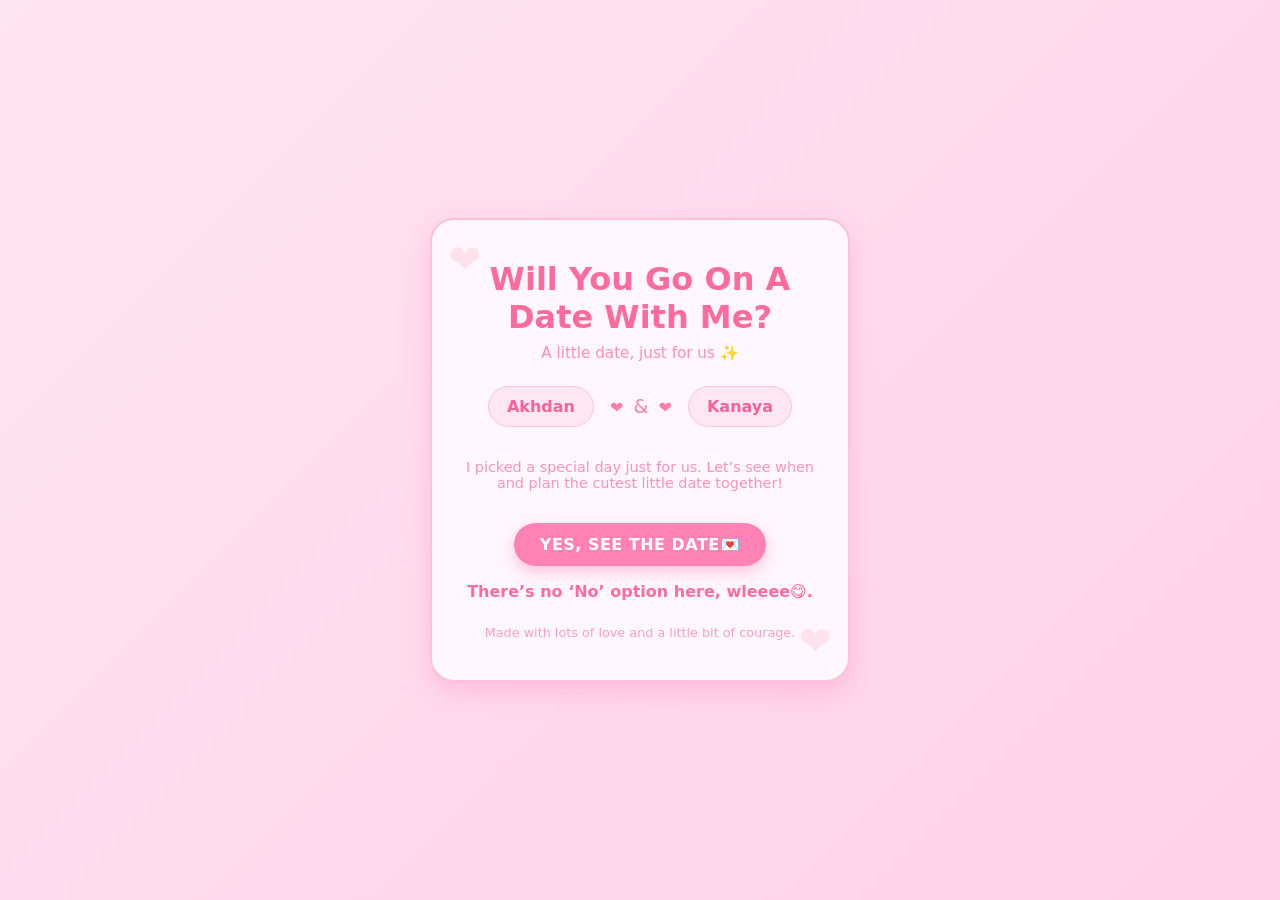
<file: index.html>
<!DOCTYPE html>
<html lang="en">
<head>
  <meta charset="UTF-8" />
  <meta name="viewport" content="width=device-width, initial-scale=1.0">
  <title>Date Invitation - Landing</title>
  <link rel="stylesheet" href="index.css">
</head>
<body>
  <main class="card">
    <h1>Will You Go On A Date With Me?</h1>
    <p class="subtitle">A little date, just for us ✨</p>

    <div class="names">
      <!-- Change these names as you like -->
      <div class="name-tag"><span>Akhdan</span></div>
      <div class="connector">
        <span class="tiny-heart">❤</span> & <span class="tiny-heart">❤</span>
      </div>
      <div class="name-tag"><span>Kanaya</span></div>
    </div>

    <p class="note">
      I picked a special day just for us.  
      Let’s see when and plan the cutest little date together!
    </p>

    <a class="btn" href="calendar.html">YES, SEE THE DATE💌</a>

    <p>
         <a class="note-no">There’s no ‘No’ option here, wleeee😋.</a>
    </p>
   

    <p class="footer">Made with lots of love and a little bit of courage.</p>
  </main>
</body>
</html>
</file>
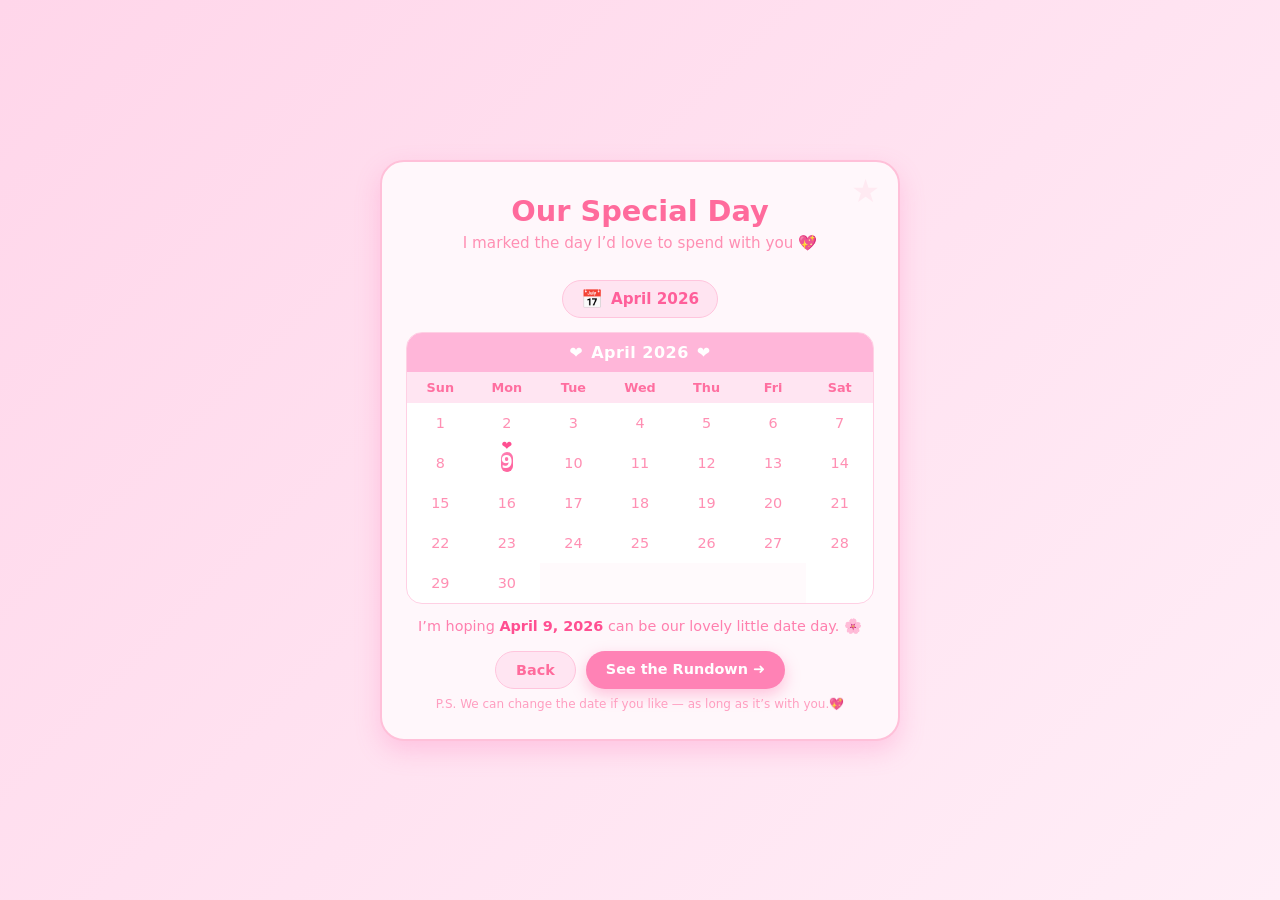
<file: calendar.html>
<!DOCTYPE html>
<html lang="en">
<head>
  <meta charset="UTF-8" />
  <meta name="viewport" content="width=device-width, initial-scale=1.0">
  <title>Date Invitation - Calendar</title>
  <link rel="stylesheet" href="calendar.css">
</head>
<body>
  <main class="card">
    <h1>Our Special Day</h1>
    <p class="subtitle">I marked the day I’d love to spend with you 💖</p>

    <!-- Change the month/year and day as you prefer -->
    <div class="month-label">
      <span>📅</span>April 2026
    </div>

    <div class="calendar">
      <div class="calendar-header">
        <span class="heart">❤</span>
        <span>April 2026</span>
        <span class="heart">❤</span>
      </div>
      <table>
        <thead>
          <tr>
            <th>Sun</th>
            <th>Mon</th>
            <th>Tue</th>
            <th>Wed</th>
            <th>Thu</th>
            <th>Fri</th>
            <th>Sat</th>
          </tr>
        </thead>
        <tbody>
          <!-- March 2026 starts on Sunday (1st is Sunday) -->
          <tr>
            <td>1</td>
            <td>2</td>
            <td>3</td>
            <td>4</td>
            <td>5</td>
            <td>6</td>
            <td>7</td>
          </tr>
          <tr>
            <td>8</td>
            <td><span class="special-day">9</span></td>
            <td>10</td>
            <td>11</td>
            <td>12</td>
            <td>13</td>
            <td>14</td>
          </tr>
          <tr>
            <td>15</td>
            <td>16</td>
            <td>17</td>
            <td>18</td>
            <td>19</td>
            <td>20</td>
            <td>21</td>
          </tr>
          <tr>
            <td>22</td>
            <td>23</td>
            <td>24</td>
            <td>25</td>
            <td>26</td>
            <td>27</td>
            <td>28</td>
          </tr>
          <tr>
            <td>29</td>
            <td>30</td>
 
            <td class="empty"></td>
            <td class="empty"></td>
            <td class="empty"></td>
            <td class="empty"></td>
          </tr>
        </tbody>
      </table>
    </div>

    <p class="special-note">
      I’m hoping <span>April 9, 2026</span> can be our lovely little date day. 🌸
    </p>

    <div class="buttons">
      <a class="btn secondary" href="index.html">Back</a>
      <a class="btn" href="rundown.html">See the Rundown ➜</a>
    </div>

    <p class="tiny">P.S. We can change the date if you like — as long as it’s with you.💖</p>
  </main>
</body>
</html>
</file>
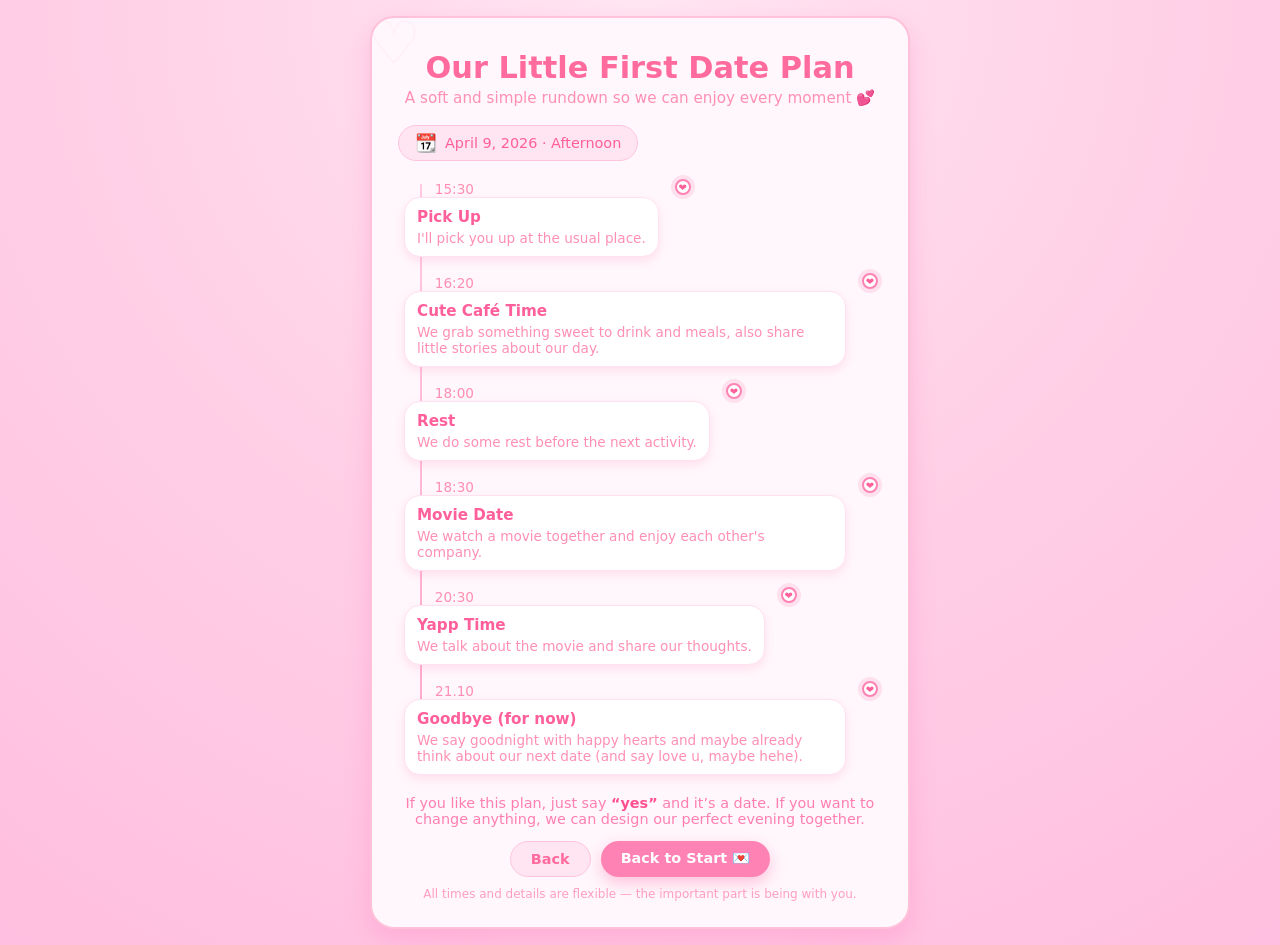
<file: rundown.html>
<!DOCTYPE html>
<html lang="en">
<head>
  <meta charset="UTF-8" />
  <meta name="viewport" content="width=device-width, initial-scale=1.0">
  <title>Date Invitation - Rundown</title>
  <link rel="stylesheet" href="rundown.css">
</head>
<body>
  <main class="card">
    <h1>Our Little First Date Plan</h1>
    <p class="subtitle">A soft and simple rundown so we can enjoy every moment 💕</p>

    <!-- Match this with the calendar date -->
    <div class="date-label">
      <span class="emoji">📆</span> April 9, 2026 · Afternoon
    </div>

    <ul class="timeline">
      <li class="timeline-item">
        <div class="timeline-time">15:30</div>
        <div class="dot"></div>
        <div class="timeline-content">
          <div class="timeline-title">Pick Up</div>
          <div class="timeline-desc">
            I'll pick you up at the usual place.
          </div>
        </div>
      </li>

      <li class="timeline-item">
        <div class="timeline-time">16:20</div>
        <div class="dot"></div>
        <div class="timeline-content">
          <div class="timeline-title">Cute Café Time</div>
          <div class="timeline-desc">
            We grab something sweet to drink and meals, also share little stories about our day.
          </div>
        </div>
      </li>

      <li class="timeline-item">
        <div class="timeline-time">18:00</div>
        <div class="dot"></div>
        <div class="timeline-content">
          <div class="timeline-title">Rest</div>
          <div class="timeline-desc">
            We do some rest before the next activity.
          </div>
        </div>
      </li>

      <li class="timeline-item">
        <div class="timeline-time">18:30</div>
        <div class="dot"></div>
        <div class="timeline-content">
          <div class="timeline-title">Movie Date</div>
          <div class="timeline-desc">
            We watch a movie together and enjoy each other's company.
          </div>
        </div>
      </li>

      <li class="timeline-item">
        <div class="timeline-time">20:30</div>
        <div class="dot"></div>
        <div class="timeline-content">
          <div class="timeline-title">Yapp Time</div>
          <div class="timeline-desc">
            We talk about the movie and share our thoughts.
          </div>
        </div>
      </li>
      <li class="timeline-item">
        <div class="timeline-time">21.10</div>
        <div class="dot"></div>
        <div class="timeline-content">
          <div class="timeline-title">Goodbye (for now)</div>
          <div class="timeline-desc">
            We say goodnight with happy hearts and maybe already think about our next date (and say love u, maybe hehe).
          </div>
        </div>
      </li>
    </ul>

    <p class="ending-note">
      If you like this plan, just say <span>“yes”</span> and it’s a date.  
      If you want to change anything, we can design our perfect evening together.
    </p>

    <div class="buttons">
      <a class="btn secondary" href="calendar.html">Back</a>
      <a class="btn" href="index.html">Back to Start 💌</a>
    </div>

    <p class="tiny">All times and details are flexible — the important part is being with you.</p>
  </main>
</body>
</html>
</file>
<file: index.css>
* {
  box-sizing: border-box;
  font-family: "Comic Sans MS", "Poppins", system-ui, -apple-system, BlinkMacSystemFont, sans-serif;
  margin: 0;
  padding: 0;
}

body {
  min-height: 100vh;
  display: flex;
  align-items: center;
  justify-content: center;
  background: linear-gradient(135deg, #ffe4f1, #ffd1e7);
  color: #ff6b9c;
  padding: 16px; /* space on tiny screens */
}

.card {
  background: #fff7fb;
  border-radius: 24px;
  box-shadow: 0 10px 25px rgba(255, 105, 180, 0.25);
  padding: 40px 32px;
  max-width: 420px;
  width: 100%;
  text-align: center;
  border: 2px solid #ffc0d9;
  position: relative;
  overflow: hidden;
}

.card::before,
.card::after {
  content: "❤";
  position: absolute;
  font-size: 40px;
  opacity: 0.15;
}

.card::before {
  top: 16px;
  left: 16px;
}

.card::after {
  bottom: 16px;
  right: 16px;
}

h1 {
  font-size: 2rem;
  margin-bottom: 8px;
}

.subtitle {
  font-size: 0.95rem;
  color: #ff8fb3;
  margin-bottom: 24px;
}

.names {
  display: flex;
  align-items: center;
  justify-content: center;
  gap: 12px;
  margin-bottom: 32px;
  flex-wrap: wrap; /* avoid overflow on small screens */
}

.name-tag {
  background: #ffe6f3;
  border-radius: 999px;
  padding: 10px 18px;
  border: 1px solid #ffc5dd;
  font-size: 1rem;
  color: #ff5f9a;
  white-space: nowrap;
}

.name-tag span {
  font-weight: bold;
}

.connector {
  font-size: 1.2rem;
  color: #ff7faa;
}

.tiny-heart {
  font-size: 1rem;
  margin: 0 4px;
}

.note {
  font-size: 0.9rem;
  color: #ff92b9;
  margin-bottom: 32px;
}

.btn {
  display: inline-block;
  text-decoration: none;
  background: #ff82b5;
  color: #fff;
  padding: 12px 26px;
  border-radius: 999px;
  font-weight: bold;
  letter-spacing: 0.03em;
  border: none;
  cursor: pointer;
  box-shadow: 0 6px 15px rgba(255, 130, 181, 0.45);
  transition: transform 0.1s ease, box-shadow 0.1s ease, background 0.2s ease;
  margin-bottom: 16px;
}

.btn:hover {
  background: #ff6ba8;
  transform: translateY(-1px);
  box-shadow: 0 8px 18px rgba(255, 130, 181, 0.6);
}

.btn:active {
  transform: translateY(1px);
  box-shadow: 0 3px 8px rgba(255, 130, 181, 0.5);
}

.footer {
  margin-top: 24px;
  font-size: 0.8rem;
  color: #ff9ec0;
}

/* Mobile adjustments */
@media (max-width: 480px) {
  .card {
    padding: 28px 18px;
    border-radius: 18px;
  }

  h1 {
    font-size: 1.6rem;
  }

  .subtitle {
    font-size: 0.9rem;
  }

  .name-tag {
    font-size: 0.9rem;
    padding: 8px 14px;
  }

  .note {
    font-size: 0.85rem;
  }

  .btn {
    width: 100%;
    padding: 12px 0;
  }
}

.note-no {
    color: #ff6ca0;
    font-weight: bold;
}
</file>
<file: calendar.css>
* {
  box-sizing: border-box;
  font-family: "Comic Sans MS", "Poppins", system-ui, -apple-system, BlinkMacSystemFont, sans-serif;
  margin: 0;
  padding: 0;
}

body {
  min-height: 100vh;
  display: flex;
  align-items: center;
  justify-content: center;
  background: linear-gradient(135deg, #ffd6ea, #ffeef7);
  color: #ff6b9c;
  padding: 16px;
}

.card {
  background: #fff7fb;
  border-radius: 24px;
  box-shadow: 0 10px 25px rgba(255, 105, 180, 0.25);
  padding: 32px 24px 28px;
  max-width: 520px;
  width: 100%;
  border: 2px solid #ffc0d9;
  text-align: center;
  position: relative;
  overflow: hidden;
}

.card::before {
  content: "★";
  position: absolute;
  top: 10px;
  right: 18px;
  font-size: 32px;
  opacity: 0.15;
  color: #ff9ec0;
}

h1 {
  font-size: 1.8rem;
  margin-bottom: 6px;
}

.subtitle {
  font-size: 0.95rem;
  color: #ff8fb3;
  margin-bottom: 18px;
}

.month-label {
  margin: 10px auto 14px;
  display: inline-flex;
  align-items: center;
  gap: 8px;
  padding: 8px 18px;
  border-radius: 999px;
  background: #ffe4f1;
  border: 1px solid #ffc5dd;
  color: #ff5f9a;
  font-size: 0.95rem;
  font-weight: 600;
}

.month-label span {
  font-size: 1.1rem;
}

.calendar {
  margin: 0 auto 14px;
  border-radius: 16px;
  overflow: hidden;
  border: 1px solid #ffd0e4;
  background: #fff;
}

.calendar-header {
  background: #ffb6d9;
  color: white;
  padding: 10px 12px;
  display: flex;
  justify-content: center;
  gap: 8px;
  align-items: center;
  font-weight: bold;
  letter-spacing: 0.03em;
}

.calendar-header span.heart {
  font-size: 1rem;
}

table {
  width: 100%;
  border-collapse: collapse;
  font-size: 0.9rem;
}

thead {
  background: #ffe5f2;
}

th,
td {
  width: 14.285%;
  text-align: center;
  padding: 8px 0;
}

th {
  color: #ff6fa0;
  font-weight: 600;
  font-size: 0.8rem;
}

td {
  height: 40px;
  position: relative;
  color: #ff8fb3;
}

td.empty {
  background: #fffafc;
}

.special-day {
  position: relative;
  z-index: 1;
  color: #fff;
  font-weight: bold;
  display: inline-block;
  font-size: 1.05rem;      /* bigger than others */
  transform: translateY(-1px);
}

.special-day::before {
  content: "";
  position: absolute;
  inset: 0;
  border-radius: 999px;
  background: linear-gradient(135deg, #ff82b5, #ff5f9a);
  z-index: -1;
}

/* Heart above the date */
.special-day::after {
  content: "❤";
  position: absolute;
  top: -14px;
  left: 50%;
  transform: translateX(-50%);
  font-size: 0.8rem;
  color: #ff4f91;
}

.special-note {
  font-size: 0.9rem;
  color: #ff7fae;
  margin-bottom: 16px;
  margin-top: 6px;
}

.special-note span {
  font-weight: bold;
  color: #ff4f91;
}

.buttons {
  display: flex;
  justify-content: center;
  gap: 10px;
  margin-top: 8px;
  flex-wrap: wrap;
}

.btn {
  display: inline-block;
  text-decoration: none;
  background: #ff82b5;
  color: #fff;
  padding: 10px 20px;
  border-radius: 999px;
  font-weight: bold;
  border: none;
  cursor: pointer;
  font-size: 0.9rem;
  box-shadow: 0 6px 15px rgba(255, 130, 181, 0.45);
  transition: transform 0.1s ease, box-shadow 0.1s ease, background 0.2s ease;
}

.btn.secondary {
  background: #ffe5f2;
  color: #ff6b9c;
  box-shadow: none;
  border: 1px solid #ffc5dd;
}

.btn:hover {
  transform: translateY(-1px);
  box-shadow: 0 8px 18px rgba(255, 130, 181, 0.6);
}

.btn.secondary:hover {
  background: #ffd5e9;
  box-shadow: 0 4px 10px rgba(255, 130, 181, 0.3);
}

.tiny {
  font-size: 0.75rem;
  color: #ff9ec0;
  margin-top: 8px;
}

/* Mobile adjustments */
@media (max-width: 480px) {
  .card {
    padding: 24px 14px 20px;
    border-radius: 18px;
  }

  h1 {
    font-size: 1.5rem;
  }

  .subtitle {
    font-size: 0.9rem;
  }

  table {
    font-size: 0.8rem;
  }

  th,
  td {
    padding: 6px 0;
  }

  .month-label {
    font-size: 0.85rem;
    padding: 6px 14px;
  }

  .btn {
    flex: 1 1 100px;
    padding: 9px 12px;
  }
}
</file>
<file: rundown.css>
* {
  box-sizing: border-box;
  font-family: "Comic Sans MS", "Poppins", system-ui, -apple-system, BlinkMacSystemFont, sans-serif;
  margin: 0;
  padding: 0;
}

body {
  min-height: 100vh;
  display: flex;
  align-items: center;
  justify-content: center;
  background: radial-gradient(circle at top, #ffe6f3 0, #ffd1e7 45%, #ffbedf 100%);
  color: #ff6b9c;
  padding: 16px;
}

.card {
  background: #fff7fb;
  border-radius: 24px;
  box-shadow: 0 10px 25px rgba(255, 105, 180, 0.25);
  padding: 32px 26px 26px;
  max-width: 540px;
  width: 100%;
  border: 2px solid #ffc0d9;
  position: relative;
  overflow: hidden;
}

.card::before {
  content: "♡";
  position: absolute;
  top: -10px;
  left: -5px;
  font-size: 60px;
  opacity: 0.07;
  color: #ff8fb3;
}

h1 {
  font-size: 1.9rem;
  margin-bottom: 4px;
  text-align: center;
}

.subtitle {
  font-size: 0.95rem;
  color: #ff8fb3;
  margin-bottom: 18px;
  text-align: center;
}

.date-label {
  display: inline-flex;
  align-items: center;
  gap: 8px;
  padding: 7px 16px;
  border-radius: 999px;
  background: #ffe4f1;
  border: 1px solid #ffc5dd;
  color: #ff5f9a;
  font-size: 0.9rem;
  margin: 0 auto 18px;
}

.date-label span.emoji {
  font-size: 1.1rem;
}

.timeline {
  list-style: none;
  margin: 0;
  padding: 0;
  margin-bottom: 20px;
  position: relative;
}

.timeline::before {
  content: "";
  position: absolute;
  left: 22px;
  top: 5px;
  bottom: 10px;
  width: 2px;
  background: linear-gradient(to bottom, #ffb6d9, #ff82b5);
  opacity: 0.7;
}

.timeline-item {
  display: grid;
  grid-template-columns: auto 1fr;
  column-gap: 16px;
  margin-bottom: 16px;
  position: relative;
  padding-left: 6px;
}

.timeline-time {
  font-size: 0.85rem;
  color: #ff8fb3;
  margin-top: 2px;
  width: 70px;
  text-align: right;
}

.dot {
  position: relative;
  width: 16px;
  height: 16px;
  border-radius: 999px;
  background: #fff;
  border: 2px solid #ff82b5;
  margin-right: 4px;
  box-shadow: 0 0 0 4px rgba(255, 130, 181, 0.2);
}

.dot::after {
  content: "❤";
  position: absolute;
  inset: -2px;
  font-size: 10px;
  display: flex;
  align-items: center;
  justify-content: center;
  color: #ff5f9a;
}

.timeline-content {
  background: #fff;
  border-radius: 16px;
  padding: 10px 12px;
  border: 1px solid #ffe1f0;
  box-shadow: 0 4px 10px rgba(255, 130, 181, 0.2);
}

.timeline-title {
  font-size: 0.95rem;
  font-weight: bold;
  margin-bottom: 4px;
  color: #ff5f9a;
}

.timeline-desc {
  font-size: 0.85rem;
  color: #ff8fb3;
}

.ending-note {
  font-size: 0.9rem;
  color: #ff7fae;
  text-align: center;
  margin-bottom: 14px;
}

.ending-note span {
  font-weight: bold;
  color: #ff4f91;
}

.buttons {
  display: flex;
  justify-content: center;
  gap: 10px;
  flex-wrap: wrap;
}

.btn {
  display: inline-block;
  text-decoration: none;
  background: #ff82b5;
  color: #fff;
  padding: 9px 20px;
  border-radius: 999px;
  font-weight: bold;
  border: none;
  cursor: pointer;
  font-size: 0.9rem;
  box-shadow: 0 6px 15px rgba(255, 130, 181, 0.45);
  transition: transform 0.1s ease, box-shadow 0.1s ease, background 0.2s ease;
}

.btn.secondary {
  background: #ffe5f2;
  color: #ff6b9c;
  box-shadow: none;
  border: 1px solid #ffc5dd;
}

.btn:hover {
  transform: translateY(-1px);
  box-shadow: 0 8px 18px rgba(255, 130, 181, 0.6);
}

.btn.secondary:hover {
  background: #ffd5e9;
  box-shadow: 0 4px 10px rgba(255, 130, 181, 0.3);
}

.tiny {
  margin-top: 10px;
  font-size: 0.75rem;
  text-align: center;
  color: #ff9ec0;
}

/* Mobile adjustments */
@media (max-width: 480px) {
  .card {
    padding: 24px 16px 20px;
    border-radius: 18px;
  }

  h1 {
    font-size: 1.6rem;
  }

  .subtitle {
    font-size: 0.9rem;
  }

  .timeline::before {
    left: 18px;
  }

  .timeline-time {
    width: 60px;
    font-size: 0.8rem;
  }

  .timeline-content {
    padding: 8px 10px;
  }

  .buttons .btn {
    flex: 1 1 120px;
    text-align: center;
  }
}
</file>
